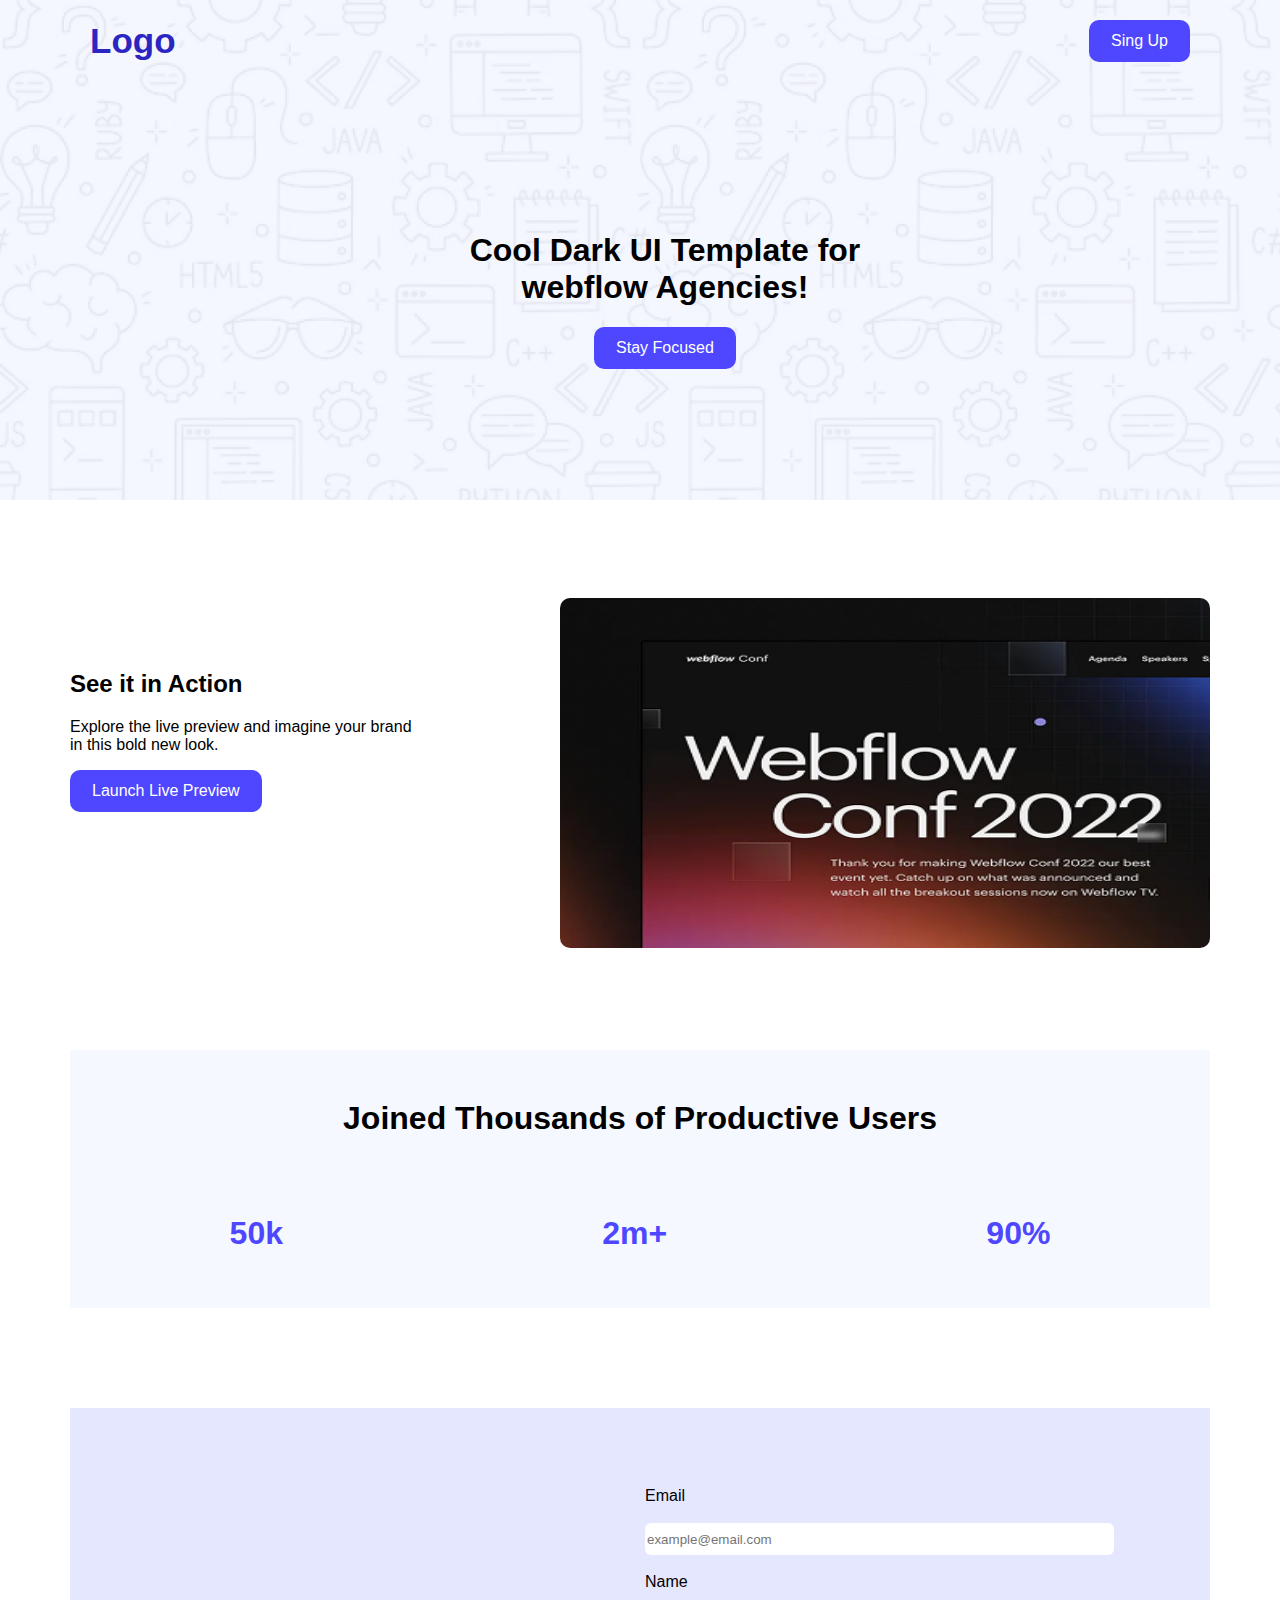
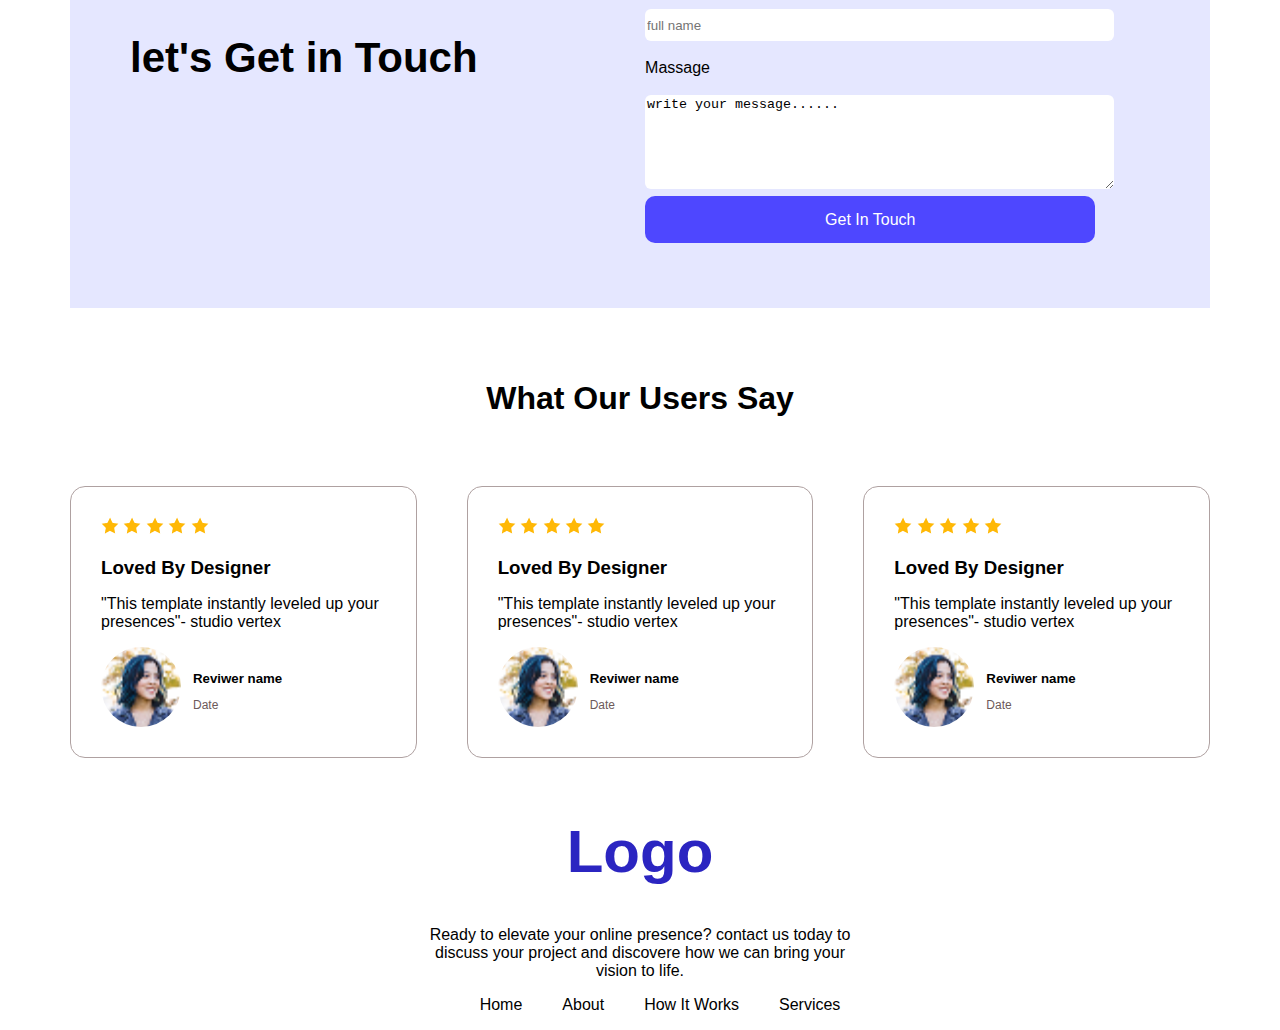
<file: hero/index.html>
<!DOCTYPE html>
<html lang="en">
<head>
    <meta charset="UTF-8">
    <meta name="viewport" content="width=device-width, initial-scale=1.0">
    <title>Document</title>
    <link rel="stylesheet" href="assets/css/style.css">
</head>
<body>




   <div class="hero-section">
   
        <div class="nav-header">
            <div class="hero">
                <div class="logo">Logo</div>
                <button class="button-design">Sing Up</button>

            </div>
        </div>


        <div class="hero-content">
            <div class="content">
                <h1 >
            Cool Dark UI Template for webflow Agencies!

                </h1> 
             <button class="button-design">Stay Focused</button>


            </div>

        </div>

   

   </div>




   <div class="section2">
    <div class="mid-content">
    <h2> See it in Action </h2>
    <p>Explore the live preview and imagine your brand in this bold new look.</p>
    <button class="button-design">Launch Live Preview</button>


   </div>
  
   <div class="image-content">
   <img src="assets/images/wc-mini.png" alt="">
   </div>

   </div>





   <div class="main-content">
    <h1 style="text-align: center;padding-top: 50px;"> Joined Thousands of Productive Users</h1>

    
      
    <div class="flex-iteams">
        


        
            <div class="flex-iteam">
         <h1> 50k </h1>

            </div>

      <div class="flex-iteam">
         <h1> 2m+ </h1>

      </div>

      <div class="flex-iteam">
         <h1> 90% </h1>

      
                     

        </div>
      
        
      



      </div>


      


      </div>




      

       <div class="from-content">

        <div class="first-section">
            <h1> let's Get in Touch 
            </h1>

        </div>

        <div class="second-section">
            <form >

                <label for="email"> Email</label>
                <br> <br>
                <input  class="input-design"  type="email" id="name" placeholder="example@email.com">
                <br> <br>

                <label for="name"> Name</label>
                <br> <br>
                <input  class="input-design" type="text" id="name" placeholder="full name">
                <br> <br>

                 <label for="message">Massage</label>
                 <br> <br>
                 <textarea  class="input-design1" id="massage">write your message......
                 </textarea>
                 <br>
                 <br>

                 <a href="" class="submit-btn"> Get In Touch</a>
            </form>
            
        </div>

      </div>




      <h1 class="text1">What Our Users Say</h1>
      <div class="container">
        
        <div class="profile-design">


            <div class="iteam">

             <div>
            <img src="assets/images/icon-star.png" alt="">  <img src="assets/images/icon-star.png" alt="">
         <img src="assets/images/icon-star.png" alt="">
         <img src="assets/images/icon-star.png" alt="">  <img src="assets/images/icon-star.png" alt="">


        </div>
            <h3 >Loved By Designer</h3>
            <p>"This template instantly leveled up your presences"- studio vertex</p>
            <div class="profile">
                <img src="assets/images/avatar.png" alt="">
                
                <div class="profile-info">
                <h5>Reviwer name</h5>
                 <p>Date</p>

                
                

            </div>
             
          
           

        </div>
        </div>


        


        <div class="iteam">

             <div>
            <img src="assets/images/icon-star.png" alt="">  <img src="assets/images/icon-star.png" alt="">
         <img src="assets/images/icon-star.png" alt="">
         <img src="assets/images/icon-star.png" alt="">  <img src="assets/images/icon-star.png" alt="">


        </div>
            <h3 >Loved By Designer</h3>
            <p>"This template instantly leveled up your presences"- studio vertex</p>
            <div class="profile">
                <img src="assets/images/avatar.png" alt="">
                
                <div class="profile-info">
                <h5>Reviwer name</h5>
                 <p>Date</p>

                
                

            </div>
             
          
           

        </div>
        </div>


        <div class="iteam">

             <div>
            <img src="assets/images/icon-star.png" alt="">  <img src="assets/images/icon-star.png" alt="">
         <img src="assets/images/icon-star.png" alt="">
         <img src="assets/images/icon-star.png" alt="">  <img src="assets/images/icon-star.png" alt="">


        </div>
            <h3 >Loved By Designer</h3>
            <p>"This template instantly leveled up your presences"- studio vertex</p>
            <div class="profile">
                <img src="assets/images/avatar.png" alt="">
                
                <div class="profile-info">
                <h5>Reviwer name</h5>
                 <p>Date</p>

                
                

            </div>
             
          
           

        </div>
        </div>

       
       

        


      </div>



     



      <div class="footer">
        <h1 class="brand-design">Logo</h1>
        <p class="text-design"> Ready to elevate  your online presence? contact us today to discuss your project and discovere how we can bring your vision to life.
        </p>



    




        <div class="footer-content">
            <ul class="footer-list">
                <li><a href="https://www.google.com/">Home</a></li>
                <li><a href="https://www.google.com/">About</a></li>
                <li><a href="https://www.google.com/">How It Works</a></li>
                <li><a href="https://www.google.com/">Services</a></li>
            </ul>

        </div>

      </div>


    

     
        














    
</body>
</html>
</file>
<file: hero/assets/css/style.css>
body{
  font-family: Verdana, Geneva, Tahoma, sans-serif;
  margin: 0;
  padding: 0;
}



.hero-section{
  height: 500px;
  background-image: url('../images/Hero-bg.png');
  background-size: cover;
  background-repeat: no-repeat;
}

.hero{
  display: flex;
  justify-content: space-between;
  align-items: center;
  padding: 20px 50px;
  margin: 0px 40px;
}

.logo{
  font-size: 35px;
  font-weight: bold;
  color: #2B25C1;
}

.button-design{
  background-color: #4E47FF;
  color: #FFFFFF;
  padding: 12px 22px;
  border: none;
  border-radius: 10px;
 font-size: 16px;
}

.button-design:hover{
 background-color: #807dbd;
  color: black;
}

.hero-content{
   height: 450px;
  max-width: 900px;
  margin: 0 auto;
 
}

.content{
  height: 250px;
  width: 450px;
  text-align: center;
  margin: 150px 250px;
 
}

.section2{
  
  max-width: 1140px;
  height: 350px;
  margin: 0 auto;
  display: flex;
  justify-content: space-between;
  align-items: center;
  margin-top: 100px;
}

.mid-content{
  height: 250px;
  width: 350px;
}




.image-content img{
  height:350px;
  width: 650px;
  border-radius: 10px;
}

.main-content{
  max-width: 1140px;
  height: 150x;
  margin: 0 auto;
  background-color:#f5f8ff;
  margin-top: 100px;
  
}



.flex-iteams{
    height: 150px;
    width: 100%;
    /* background-color: #e5e7ff; */
     display: flex;
     justify-content: space-around;
     align-items: center;

 
}


.flex-iteam{
  color: #4E47FF;
   display: flex;
  justify-content: space-around;
  align-items: center;
  

}


.from-content{
  max-width: 1140px;
  height: 500px;
  background-color: #e5e7ff;
  margin: 0 auto;
  display: flex;
  justify-content: space-between;
  align-items: center;
  margin-top: 100px;
}

.first-section{
 width: 42%;
 margin: 20px 60px;
}


.first-section h1{
  font-size: 42px;
}



.second-section{
  width: 55%;
  padding: 50px 100px;
}



.submit-btn{
  
  text-decoration: none;
  background-color: #4E47FF;
  color: white;
  padding: 15px 180px;
  border-radius: 10px;
  text-align: center;
  
}

.review-content{
   max-width: 1140px;
  height: 150x;
  margin: 0 auto;
  background-color:#e5e7ff;
  margin-top: 100px;
  

}
.input-design{
  height: 30px;
  width: 100%;
  border: none;
  border-radius: 6px;
  outline: none;
}

.input-design1{
  height:90px ;
  width: 100%;
  border: none;
  border-radius: 6px;
}


.footer{
   max-width: 1140px;
  height: 150x;
  margin: 0 auto;
  margin-top: 100px;
}


.brand-design{
  text-align: center;
  color: #2B25C1;
  font-size: 60px;
}

.text-design{
  text-align: center;
  margin: 10px 350px;
}

.footer-list{
  display: flex;
  justify-content: center;
 gap: 40px;
}



.footer-list li{
  list-style: none;
  
}

.footer-list li a{
  text-decoration: none;
 color: black;
  
}



.container{
  max-width: 1140px;
  height: 150x;
  margin: 0 auto;
  margin-top: 100px;
}


.profile-design{
  height: 150px;
 width: 100%;
  display: flex;
  justify-content: space-around;
  align-items: center;
  gap: 50px;
 
}


.iteam{
  background-color: #fffffff1;
  border: 1px solid rgb(175, 161, 161);
  padding: 30px;
  border-radius: 15px;
  margin-bottom: 40px;
 
}

.iteam h3{
  margin-bottom: 10px;
}

.profile{
  display: flex;
  align-items: center;
  gap: 12px;
  
 
  
}

.profile img{
  border-radius: 50%;
  height: 80px;
  width: 80px;
}

.text1{
  text-align: center;
  padding: 50px;
}

.profile-info h5{
  margin-bottom: 5px;
}

.profile-info p{
  font-size: 12px;
  color: #6d5a5a;
}
</file>
